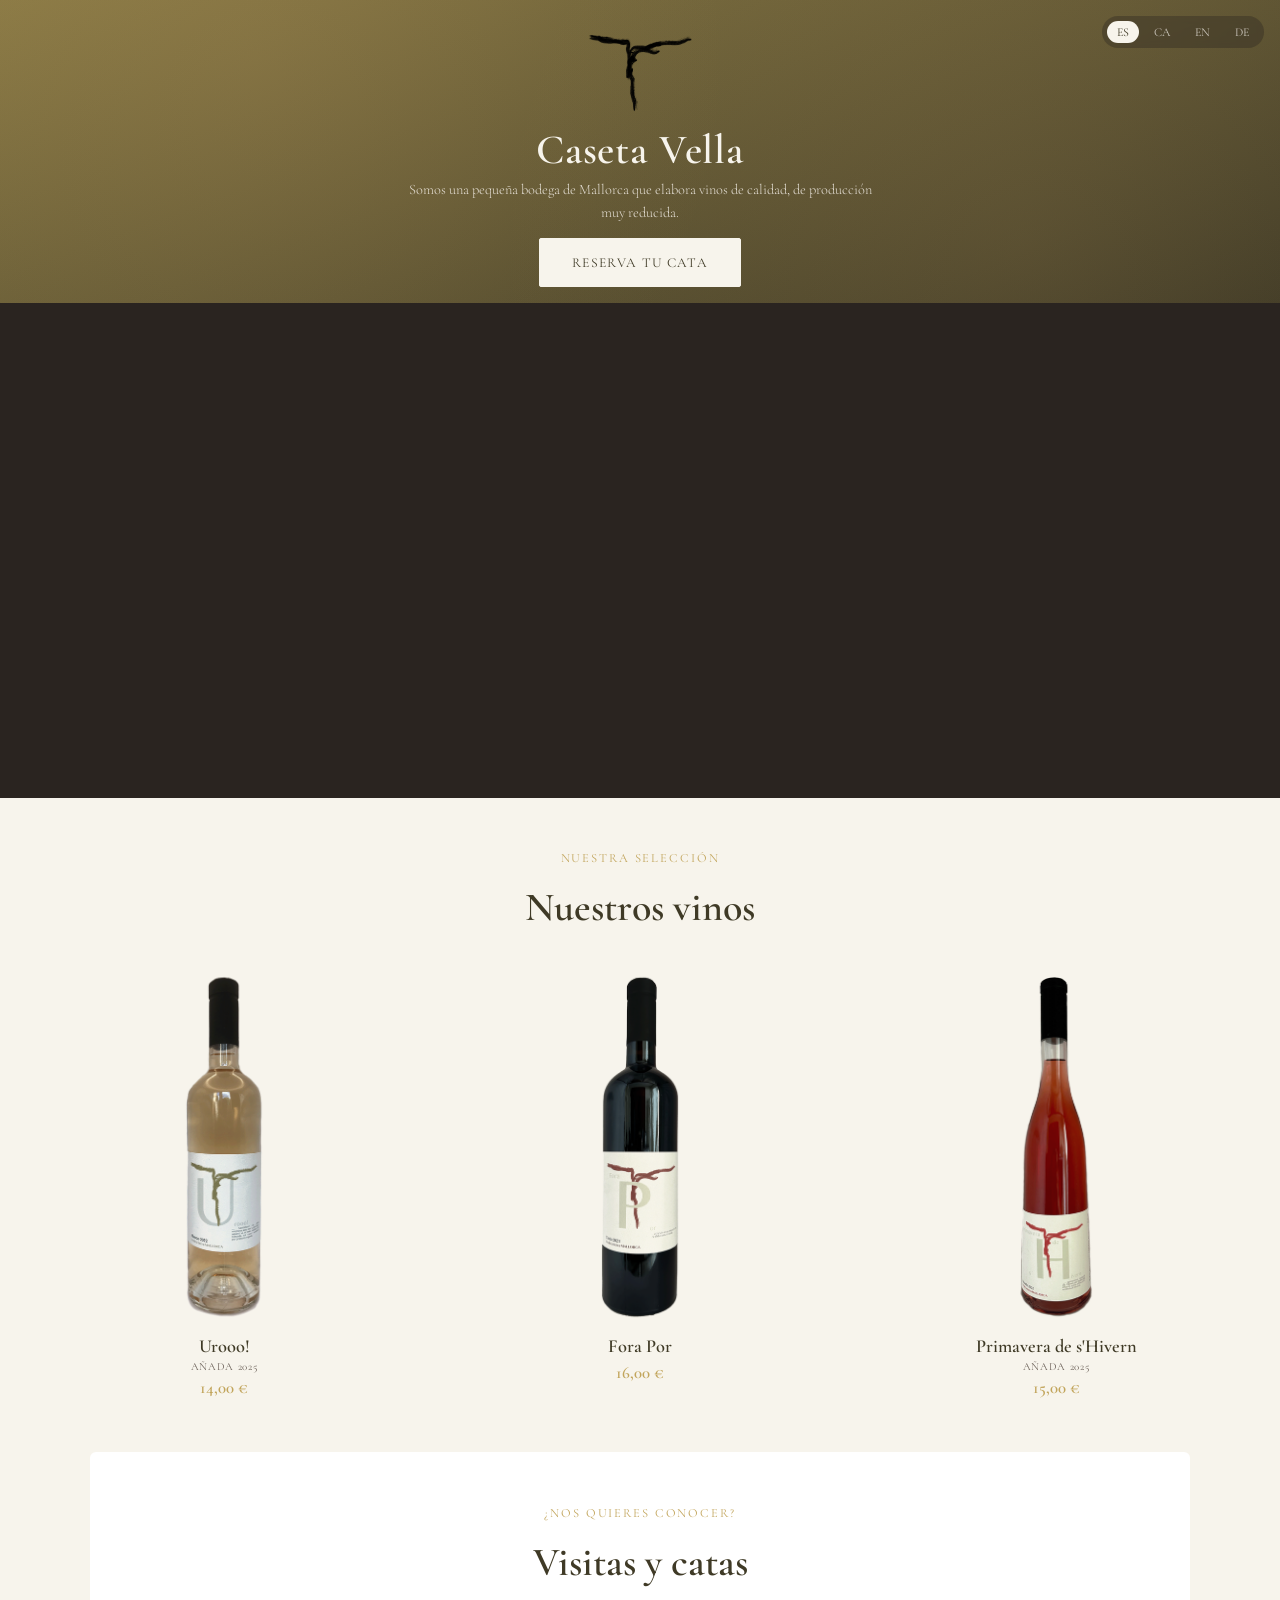
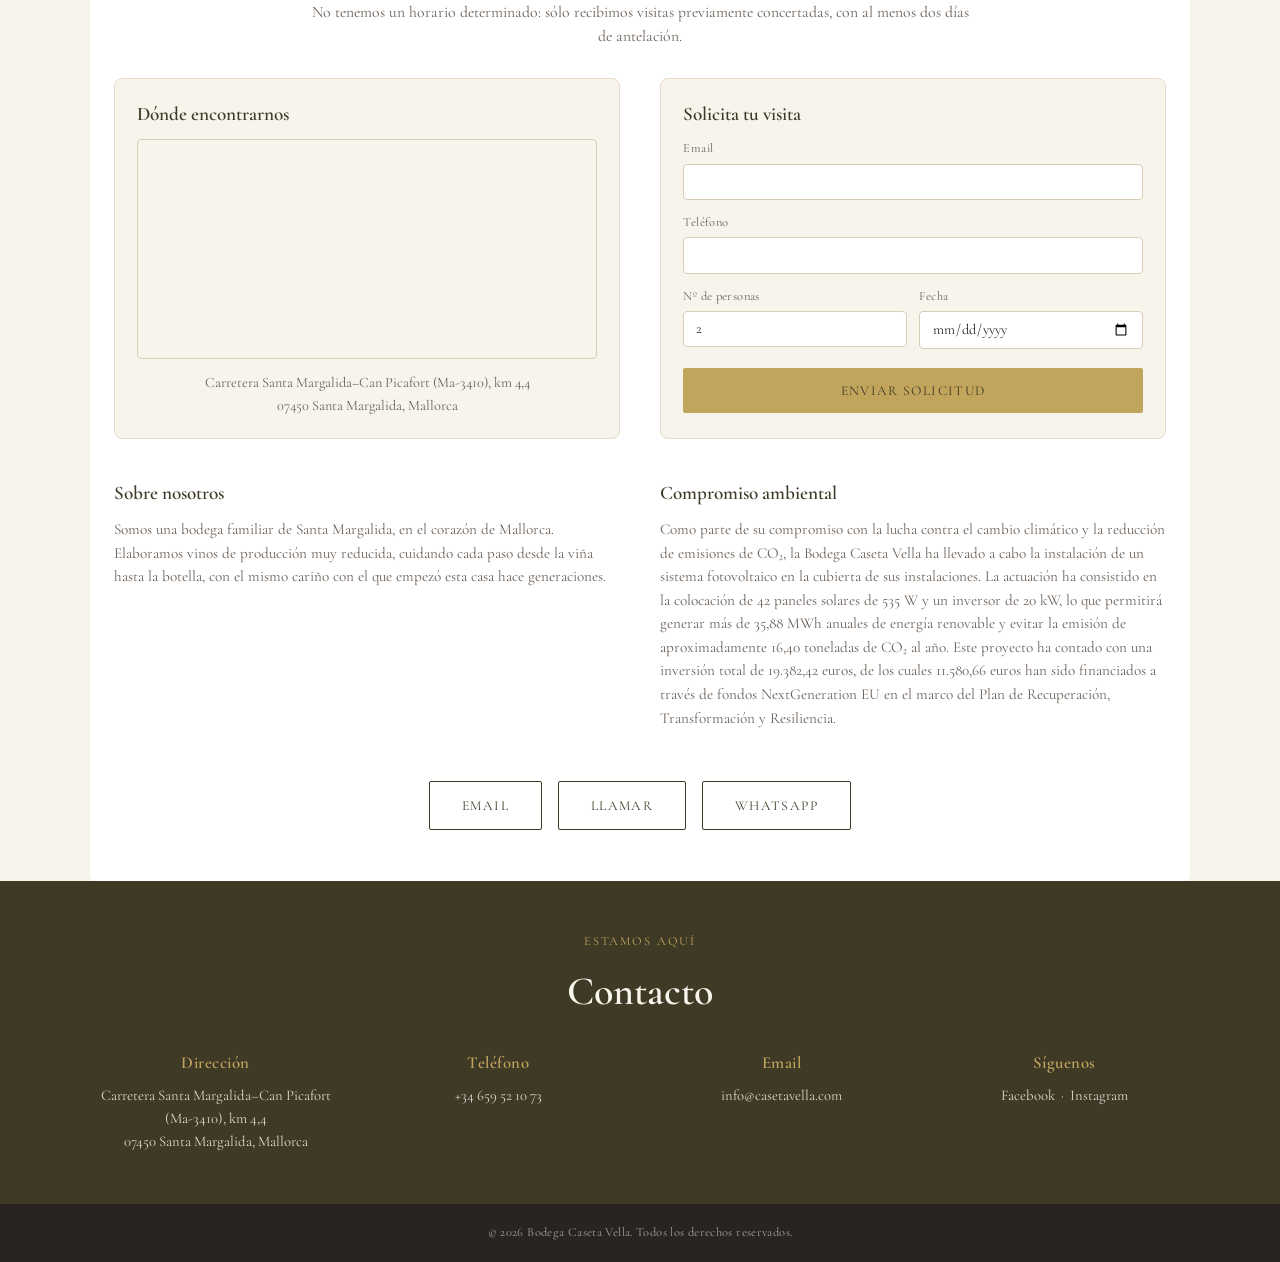
<file: index.html>
<!DOCTYPE html>
<html lang="es">
<head>
<meta charset="UTF-8">
<meta name="viewport" content="width=device-width, initial-scale=1.0">
<title>Bodega Caseta Vella | Mallorca</title>
<meta name="description" content="Bodega familiar en Santa Margalida, Mallorca. Vinos de producción muy reducida. Visitas y catas concertadas.">
<link rel="preconnect" href="https://fonts.googleapis.com">
<link rel="preconnect" href="https://fonts.gstatic.com" crossorigin>
<link href="https://fonts.googleapis.com/css2?family=Cormorant+Garamond:wght@400;500;600;700&display=swap" rel="stylesheet">
<link rel="stylesheet" href="styles.css">
</head>
<body>

<div class="lang-switch" role="group" aria-label="Idioma">
  <button type="button" data-lang="es" class="active">ES</button>
  <button type="button" data-lang="ca">CA</button>
  <button type="button" data-lang="en">EN</button>
  <button type="button" data-lang="de">DE</button>
</div>

<div class="hero-video-wrap">
  <header class="hero">
    <div class="hero-overlay"></div>

    <div class="hero-content">
      <img src="images/logo.png" alt="Logo Bodega Caseta Vella" class="hero-logo" onerror="this.style.display='none'">
      <h1>Caseta Vella</h1>
      <p class="hero-subtitle" data-i18n="hero.subtitle">Somos una pequeña bodega de Mallorca que elabora vinos de calidad, de producción muy reducida.</p>
      <a href="#catas" class="btn-primary" data-i18n="hero.cta">Reserva tu cata</a>
    </div>
  </header>

  <div class="video-strip">
    <video class="hero-video active" src="videos/video-1.mp4" autoplay muted playsinline disablePictureInPicture oncontextmenu="return false;"></video>
    <video class="hero-video" muted playsinline disablePictureInPicture oncontextmenu="return false;"></video>
  </div>
</div>

<section id="vinos" class="section wines">
  <div class="section-header">
    <span class="eyebrow" data-i18n="wines.eyebrow">Nuestra selección</span>
    <h2 data-i18n="wines.title">Nuestros vinos</h2>
  </div>

  <div class="wine-grid">
    <a class="wine-card" href="vinos/urooo.html">
      <div class="wine-photo">
        <img src="images/vino-1.png" alt="Urooo!" onerror="this.parentElement.classList.add('placeholder')">
        <span class="placeholder-label" data-i18n="wine.photoAlt">Foto Urooo!</span>
      </div>
      <h3>Urooo! <span class="wine-year"><span data-i18n="wine.vintage">Añada</span> 2025</span></h3>
      <span class="wine-price">14,00 &euro;</span>
    </a>

    <a class="wine-card" href="vinos/fora-por.html">
      <div class="wine-photo">
        <img src="images/vino-2.png" alt="Fora Por" onerror="this.parentElement.classList.add('placeholder')">
        <span class="placeholder-label" data-i18n="wine.photoAlt2">Foto Fora Por</span>
      </div>
      <h3>Fora Por</h3>
      <span class="wine-price">16,00 &euro;</span>
    </a>

    <a class="wine-card" href="vinos/primavera.html">
      <div class="wine-photo">
        <img src="images/vino-3.png" alt="Primavera de s'Hivern" onerror="this.parentElement.classList.add('placeholder')">
        <span class="placeholder-label" data-i18n="wine.photoAlt3">Foto Primavera de s'Hivern</span>
      </div>
      <h3>Primavera de s'Hivern <span class="wine-year"><span data-i18n="wine.vintage">Añada</span> 2025</span></h3>
      <span class="wine-price">15,00 &euro;</span>
    </a>
  </div>
</section>

<section id="catas" class="section tastings">
  <div class="section-header">
    <span class="eyebrow" data-i18n="catas.eyebrow">¿Nos quieres conocer?</span>
    <h2 data-i18n="catas.title">Visitas y catas</h2>
    <p class="section-intro" data-i18n="catas.intro">No tenemos un horario determinado: sólo recibimos visitas previamente concertadas, con al menos dos días de antelación.</p>
  </div>

  <div class="catas-grid">
    <div class="map-block">
      <h3 data-i18n="map.title">Dónde encontrarnos</h3>
      <div class="map-embed">
        <iframe
          src="https://www.google.com/maps?q=Bodega+Caseta+Vella&output=embed"
          loading="lazy"
          referrerpolicy="no-referrer-when-downgrade"
          title="Mapa Bodega Caseta Vella"></iframe>
      </div>
      <p class="map-address">Carretera Santa Margalida&ndash;Can Picafort (Ma-3410), km 4,4<br>07450 Santa Margalida, Mallorca</p>
    </div>

    <form class="booking-form" id="booking-form">
      <h3 data-i18n="booking.title">Solicita tu visita</h3>
      <div class="form-row">
        <label for="bf-email" data-i18n="form.email">Email</label>
        <input type="email" id="bf-email" name="email" required>
      </div>
      <div class="form-row">
        <label for="bf-phone" data-i18n="form.phone">Teléfono</label>
        <input type="tel" id="bf-phone" name="phone" required>
      </div>
      <div class="form-row form-row-split">
        <div>
          <label for="bf-people" data-i18n="form.people">Nº de personas</label>
          <input type="number" id="bf-people" name="people" min="1" max="20" value="2" required>
        </div>
        <div>
          <label for="bf-date" data-i18n="form.date">Fecha</label>
          <input type="date" id="bf-date" name="date" required>
        </div>
      </div>
      <button type="submit" class="btn-primary btn-block" data-i18n="form.submit">Enviar solicitud</button>
    </form>
  </div>

  <div class="about-grid">
    <div class="about-block">
      <h3 data-i18n="about.title">Sobre nosotros</h3>
      <!-- TODO: sustituir por vuestra historia real -->
      <p data-i18n="about.text">Somos una bodega familiar de Santa Margalida, en el corazón de Mallorca. Elaboramos vinos de producción muy reducida, cuidando cada paso desde la viña hasta la botella, con el mismo cariño con el que empezó esta casa hace generaciones.</p>
    </div>
    <div class="about-block">
      <h3 data-i18n="about.sustainabilityTitle">Compromiso ambiental</h3>
      <p data-i18n="about.sustainability">Como parte de su compromiso con la lucha contra el cambio climático y la reducción de emisiones de CO₂, la Bodega Caseta Vella ha llevado a cabo la instalación de un sistema fotovoltaico en la cubierta de sus instalaciones. La actuación ha consistido en la colocación de 42 paneles solares de 535 W y un inversor de 20 kW, lo que permitirá generar más de 35,88 MWh anuales de energía renovable y evitar la emisión de aproximadamente 16,40 toneladas de CO₂ al año. Este proyecto ha contado con una inversión total de 19.382,42 euros, de los cuales 11.580,66 euros han sido financiados a través de fondos NextGeneration EU en el marco del Plan de Recuperación, Transformación y Resiliencia.</p>
    </div>
  </div>

  <div class="tasting-actions">
    <a href="mailto:info@casetavella.com?subject=Reserva%20de%20cata" class="btn-secondary" data-i18n="actions.email">Email</a>
    <a href="tel:+34659521073" class="btn-secondary" data-i18n="actions.call">Llamar</a>
    <a href="https://wa.me/34659521073" target="_blank" rel="noopener" class="btn-secondary">WhatsApp</a>
  </div>
</section>

<section id="contacto" class="section contact">
  <div class="section-header light">
    <span class="eyebrow" data-i18n="contact.eyebrow">Estamos aquí</span>
    <h2 data-i18n="contact.title">Contacto</h2>
  </div>

  <div class="contact-grid">
    <div class="contact-item">
      <h3 data-i18n="contact.address">Dirección</h3>
      <p>Carretera Santa Margalida&ndash;Can Picafort (Ma-3410), km 4,4<br>07450 Santa Margalida, Mallorca</p>
    </div>
    <div class="contact-item">
      <h3 data-i18n="contact.phone">Teléfono</h3>
      <p><a href="tel:+34659521073">+34 659 52 10 73</a></p>
    </div>
    <div class="contact-item">
      <h3 data-i18n="contact.emailLabel">Email</h3>
      <p><a href="mailto:info@casetavella.com">info@casetavella.com</a></p>
    </div>
    <div class="contact-item">
      <h3 data-i18n="contact.follow">Síguenos</h3>
      <p>
        <a href="https://www.facebook.com/bodegacasetavella" target="_blank" rel="noopener">Facebook</a>
        &nbsp;&middot;&nbsp;
        <a href="https://www.instagram.com/bodegacasetavella" target="_blank" rel="noopener">Instagram</a>
      </p>
    </div>
  </div>
</section>

<footer class="footer">
  <p>&copy; <span id="year"></span> Bodega Caseta Vella. <span data-i18n="footer.rights">Todos los derechos reservados.</span></p>
</footer>

<script src="i18n.js"></script>
<script src="script.js"></script>
</body>
</html>
</file>
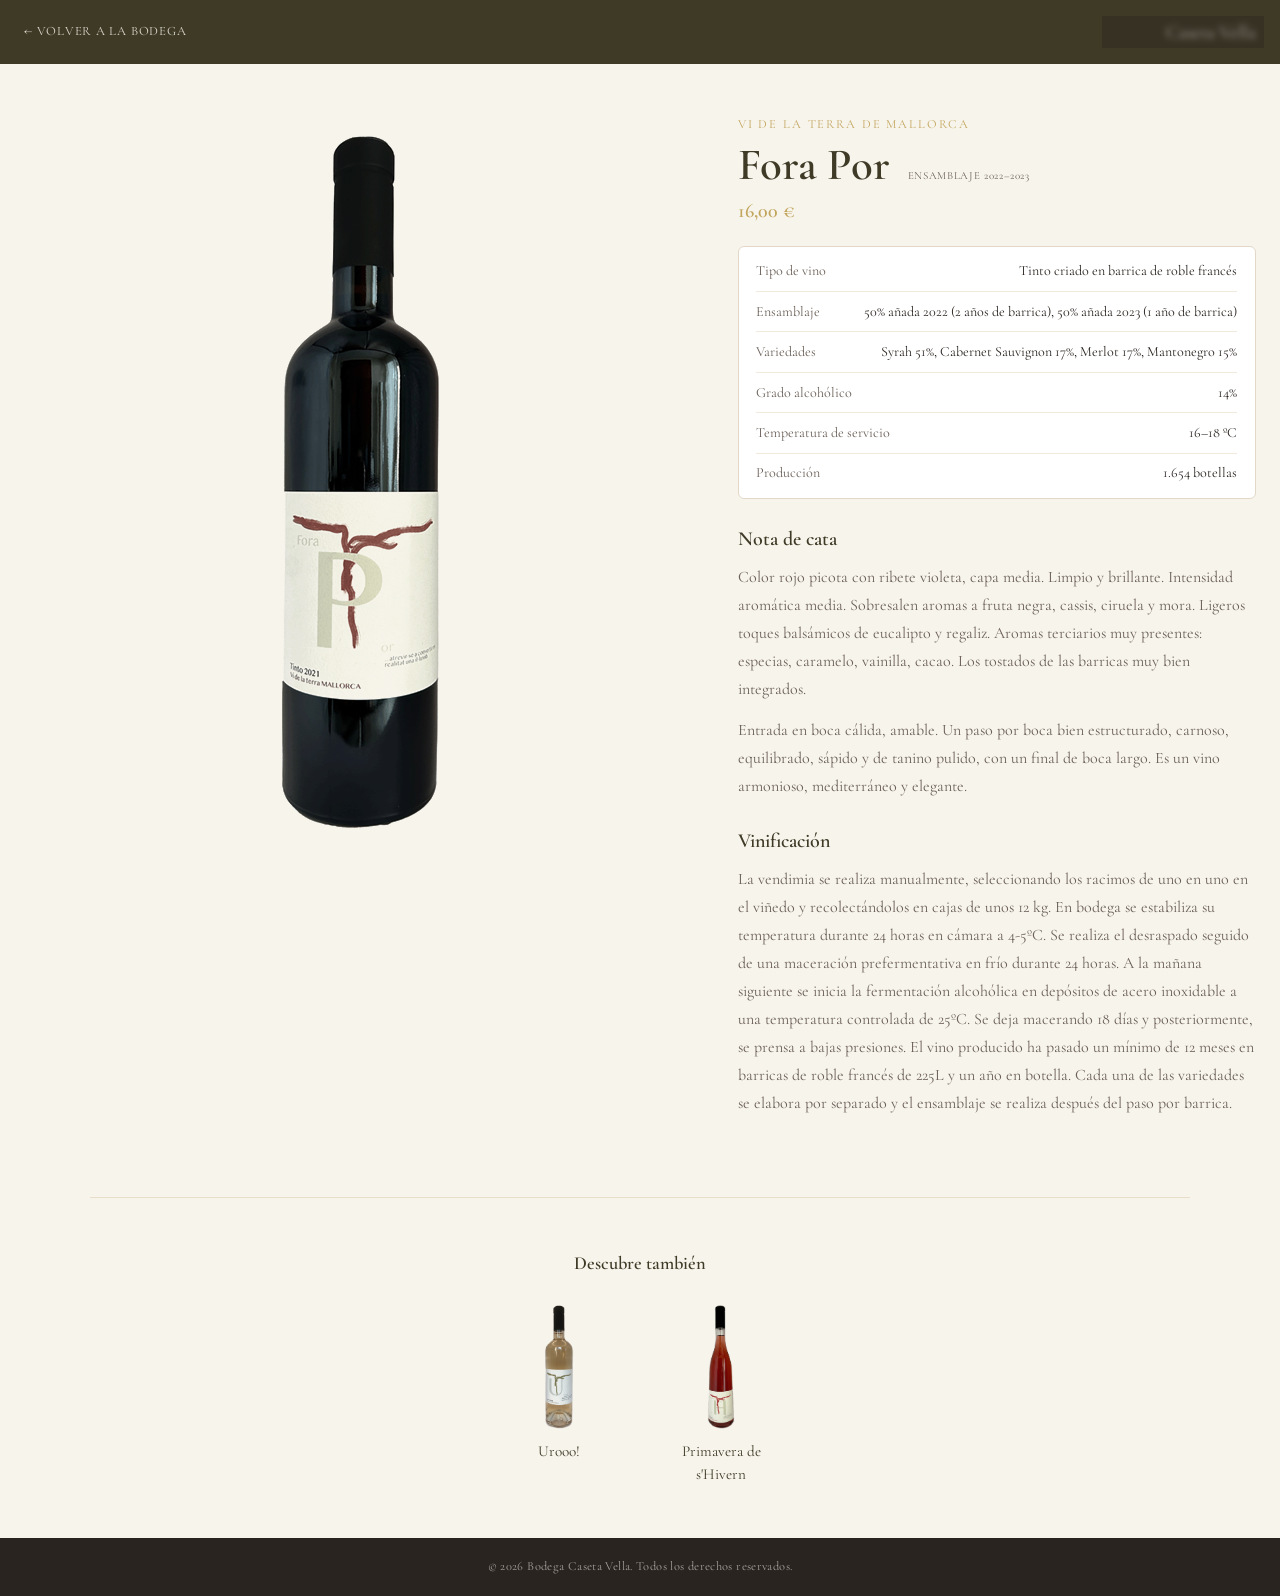
<file: fora-por.html>
<!DOCTYPE html>
<html lang="es">
<head>
<meta charset="UTF-8">
<meta name="viewport" content="width=device-width, initial-scale=1.0">
<title>Fora Por | Bodega Caseta Vella</title>
<meta name="description" content="Fora Por, vino tinto de Bodega Caseta Vella criado en barrica de roble francés. Syrah, Cabernet Sauvignon, Merlot y Mantonegro de Mallorca.">
<link rel="preconnect" href="https://fonts.googleapis.com">
<link rel="preconnect" href="https://fonts.gstatic.com" crossorigin>
<link href="https://fonts.googleapis.com/css2?family=Cormorant+Garamond:wght@400;500;600;700&display=swap" rel="stylesheet">
<link rel="stylesheet" href="../styles.css">
</head>
<body>

<div class="lang-switch" role="group" aria-label="Idioma">
  <button type="button" data-lang="es" class="active">ES</button>
  <button type="button" data-lang="ca">CA</button>
  <button type="button" data-lang="en">EN</button>
  <button type="button" data-lang="de">DE</button>
</div>

<div class="detail-topbar">
  <a href="../index.html#vinos" class="back-link" data-i18n="detail.back">&larr; Volver a la bodega</a>
  <span class="brand">Caseta Vella</span>
</div>

<section class="section wine-detail">
  <div class="wine-detail-grid">
    <div class="wine-detail-photo">
      <img src="../images/vino-2.png" alt="Fora Por">
    </div>

    <div class="wine-detail-info">
      <span class="eyebrow">Vi de la Terra de Mallorca</span>
      <h1>Fora Por <span class="wine-year" data-i18n="forapor.blendLabel">Ensamblaje 2022&ndash;2023</span></h1>
      <span class="wine-price">16,00 &euro;</span>

      <div class="wine-specs">
        <div class="spec-row"><span class="spec-label" data-i18n="specs.type">Tipo de vino</span><span class="spec-value" data-i18n="forapor.type">Tinto criado en barrica de roble francés</span></div>
        <div class="spec-row"><span class="spec-label" data-i18n="specs.blend">Ensamblaje</span><span class="spec-value" data-i18n="forapor.blendRow">50% añada 2022 (2 años de barrica), 50% añada 2023 (1 año de barrica)</span></div>
        <div class="spec-row"><span class="spec-label" data-i18n="specs.varieties">Variedades</span><span class="spec-value">Syrah 51%, Cabernet Sauvignon 17%, Merlot 17%, Mantonegro 15%</span></div>
        <div class="spec-row"><span class="spec-label" data-i18n="specs.abv">Grado alcohólico</span><span class="spec-value" data-i18n="forapor.abv">14%</span></div>
        <div class="spec-row"><span class="spec-label" data-i18n="specs.servingTemp">Temperatura de servicio</span><span class="spec-value">16&ndash;18&nbsp;&ordm;C</span></div>
        <div class="spec-row"><span class="spec-label" data-i18n="specs.production">Producción</span><span class="spec-value" data-i18n="forapor.production">1.654 botellas</span></div>
      </div>

      <h2 class="wine-note-title" data-i18n="wine.noteTitle">Nota de cata</h2>
      <div class="wine-note">
        <p data-i18n="forapor.note1">Color rojo picota con ribete violeta, capa media. Limpio y brillante. Intensidad aromática media. Sobresalen aromas a fruta negra, cassis, ciruela y mora. Ligeros toques balsámicos de eucalipto y regaliz. Aromas terciarios muy presentes: especias, caramelo, vainilla, cacao. Los tostados de las barricas muy bien integrados.</p>
        <p data-i18n="forapor.note2">Entrada en boca cálida, amable. Un paso por boca bien estructurado, carnoso, equilibrado, sápido y de tanino pulido, con un final de boca largo. Es un vino armonioso, mediterráneo y elegante.</p>
      </div>

      <h2 class="wine-note-title" data-i18n="wine.vinificationTitle">Vinificación</h2>
      <div class="wine-note">
        <p data-i18n="forapor.vinification">La vendimia se realiza manualmente, seleccionando los racimos de uno en uno en el viñedo y recolectándolos en cajas de unos 12 kg. En bodega se estabiliza su temperatura durante 24 horas en cámara a 4-5ºC. Se realiza el desraspado seguido de una maceración prefermentativa en frío durante 24 horas. A la mañana siguiente se inicia la fermentación alcohólica en depósitos de acero inoxidable a una temperatura controlada de 25ºC. Se deja macerando 18 días y posteriormente, se prensa a bajas presiones. El vino producido ha pasado un mínimo de 12 meses en barricas de roble francés de 225L y un año en botella. Cada una de las variedades se elabora por separado y el ensamblaje se realiza después del paso por barrica.</p>
      </div>
    </div>
  </div>
</section>

<section class="section other-wines">
  <h3 data-i18n="wine.discover">Descubre también</h3>
  <div class="other-wines-grid">
    <a class="other-wine-card" href="urooo.html">
      <div class="wine-photo">
        <img src="../images/vino-1.png" alt="Urooo!">
      </div>
      <span>Urooo!</span>
    </a>
    <a class="other-wine-card" href="primavera.html">
      <div class="wine-photo">
        <img src="../images/vino-3.png" alt="Primavera de s'Hivern">
      </div>
      <span>Primavera de s'Hivern</span>
    </a>
  </div>
</section>

<footer class="footer">
  <p>&copy; <span id="year"></span> Bodega Caseta Vella. <span data-i18n="footer.rights">Todos los derechos reservados.</span></p>
</footer>

<script src="../i18n.js"></script>
<script src="../script.js"></script>
</body>
</html>
</file>
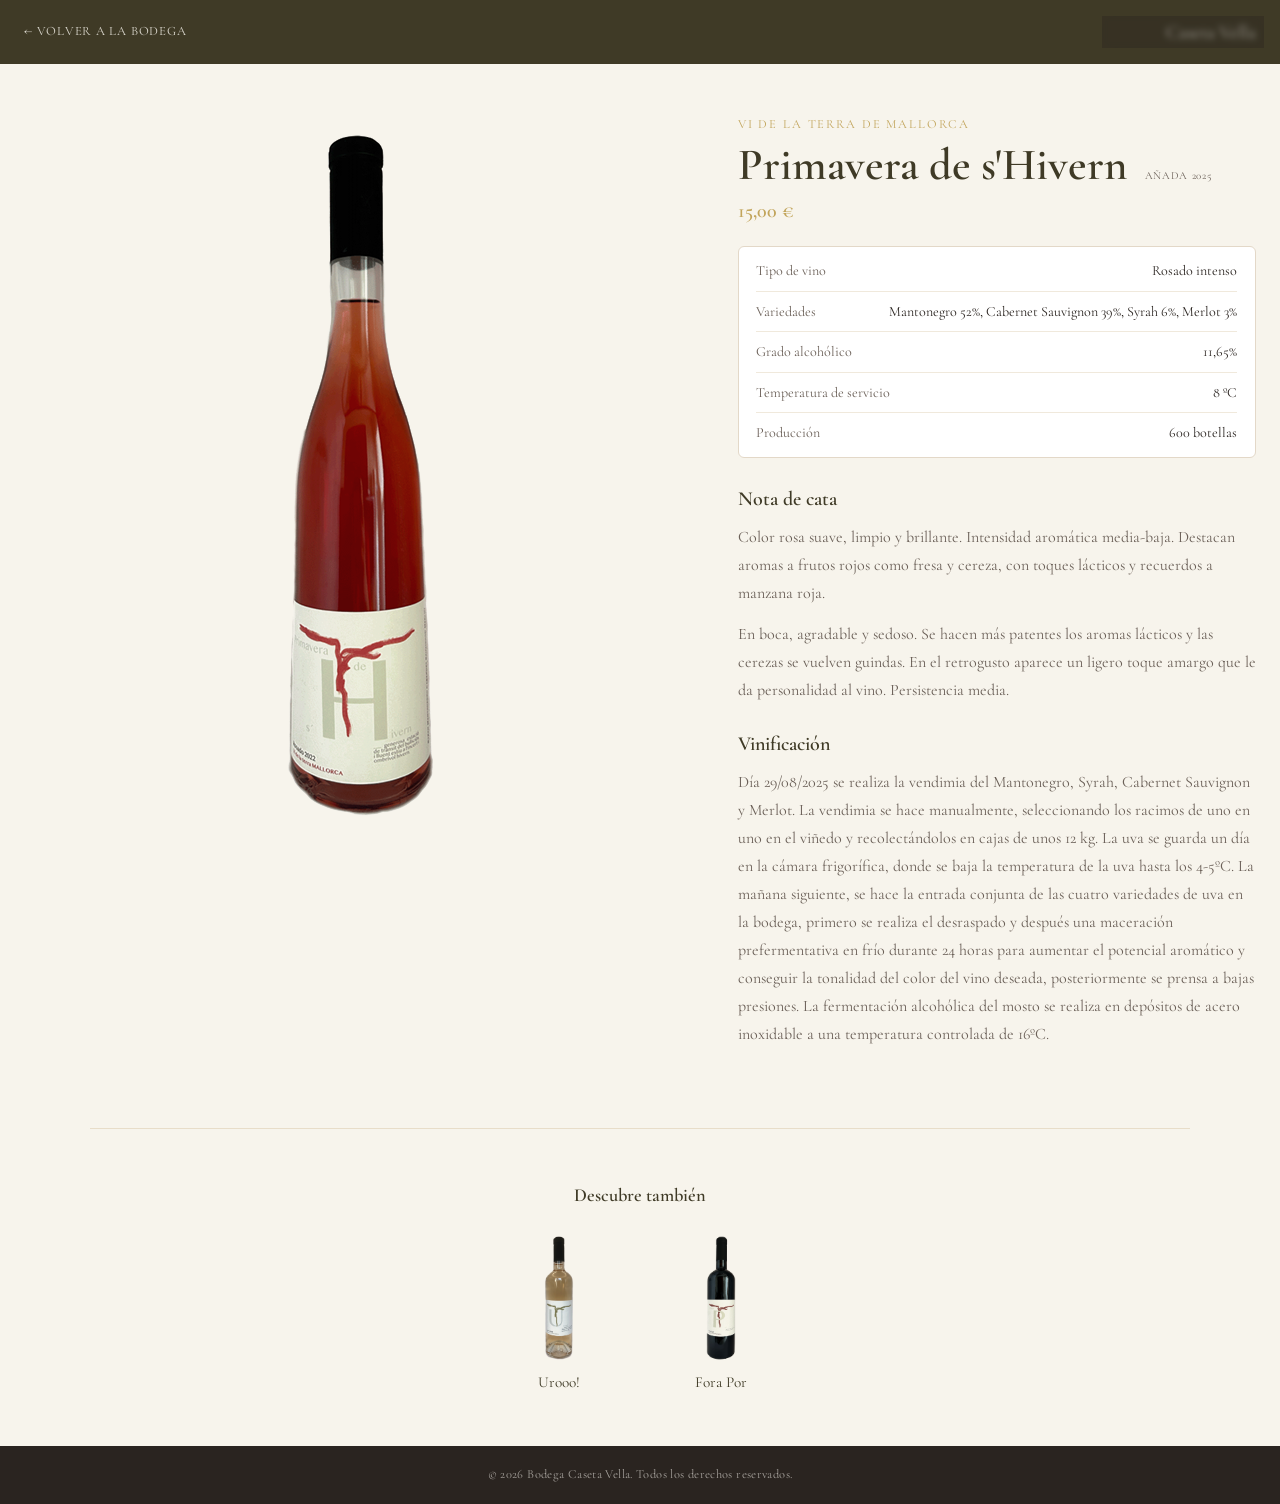
<file: primavera.html>
<!DOCTYPE html>
<html lang="es">
<head>
<meta charset="UTF-8">
<meta name="viewport" content="width=device-width, initial-scale=1.0">
<title>Primavera de s'Hivern 2025 | Bodega Caseta Vella</title>
<meta name="description" content="Primavera de s'Hivern 2025, vino rosado intenso de Bodega Caseta Vella. Mantonegro, Syrah, Merlot y Cabernet Sauvignon de Mallorca.">
<link rel="preconnect" href="https://fonts.googleapis.com">
<link rel="preconnect" href="https://fonts.gstatic.com" crossorigin>
<link href="https://fonts.googleapis.com/css2?family=Cormorant+Garamond:wght@400;500;600;700&display=swap" rel="stylesheet">
<link rel="stylesheet" href="../styles.css">
</head>
<body>

<div class="lang-switch" role="group" aria-label="Idioma">
  <button type="button" data-lang="es" class="active">ES</button>
  <button type="button" data-lang="ca">CA</button>
  <button type="button" data-lang="en">EN</button>
  <button type="button" data-lang="de">DE</button>
</div>

<div class="detail-topbar">
  <a href="../index.html#vinos" class="back-link" data-i18n="detail.back">&larr; Volver a la bodega</a>
  <span class="brand">Caseta Vella</span>
</div>

<section class="section wine-detail">
  <div class="wine-detail-grid">
    <div class="wine-detail-photo">
      <img src="../images/vino-3.png" alt="Primavera de s'Hivern 2025">
    </div>

    <div class="wine-detail-info">
      <span class="eyebrow">Vi de la Terra de Mallorca</span>
      <h1>Primavera de s'Hivern <span class="wine-year"><span data-i18n="wine.vintage">Añada</span> 2025</span></h1>
      <span class="wine-price">15,00 &euro;</span>

      <div class="wine-specs">
        <div class="spec-row"><span class="spec-label" data-i18n="specs.type">Tipo de vino</span><span class="spec-value" data-i18n="primavera.type">Rosado intenso</span></div>
        <div class="spec-row"><span class="spec-label" data-i18n="specs.varieties">Variedades</span><span class="spec-value">Mantonegro 52%, Cabernet Sauvignon 39%, Syrah 6%, Merlot 3%</span></div>
        <div class="spec-row"><span class="spec-label" data-i18n="specs.abv">Grado alcohólico</span><span class="spec-value" data-i18n="primavera.abv">11,65%</span></div>
        <div class="spec-row"><span class="spec-label" data-i18n="specs.servingTemp">Temperatura de servicio</span><span class="spec-value">8&nbsp;&ordm;C</span></div>
        <div class="spec-row"><span class="spec-label" data-i18n="specs.production">Producción</span><span class="spec-value" data-i18n="primavera.production">600 botellas</span></div>
      </div>

      <h2 class="wine-note-title" data-i18n="wine.noteTitle">Nota de cata</h2>
      <div class="wine-note">
        <p data-i18n="primavera.note1">Color rosa suave, limpio y brillante. Intensidad aromática media-baja. Destacan aromas a frutos rojos como fresa y cereza, con toques lácticos y recuerdos a manzana roja.</p>
        <p data-i18n="primavera.note2">En boca, agradable y sedoso. Se hacen más patentes los aromas lácticos y las cerezas se vuelven guindas. En el retrogusto aparece un ligero toque amargo que le da personalidad al vino. Persistencia media.</p>
      </div>

      <h2 class="wine-note-title" data-i18n="wine.vinificationTitle">Vinificación</h2>
      <div class="wine-note">
        <p data-i18n="primavera.vinification">Día 29/08/2025 se realiza la vendimia del Mantonegro, Syrah, Cabernet Sauvignon y Merlot. La vendimia se hace manualmente, seleccionando los racimos de uno en uno en el viñedo y recolectándolos en cajas de unos 12 kg. La uva se guarda un día en la cámara frigorífica, donde se baja la temperatura de la uva hasta los 4-5ºC. La mañana siguiente, se hace la entrada conjunta de las cuatro variedades de uva en la bodega, primero se realiza el desraspado y después una maceración prefermentativa en frío durante 24 horas para aumentar el potencial aromático y conseguir la tonalidad del color del vino deseada, posteriormente se prensa a bajas presiones. La fermentación alcohólica del mosto se realiza en depósitos de acero inoxidable a una temperatura controlada de 16ºC.</p>
      </div>
    </div>
  </div>
</section>

<section class="section other-wines">
  <h3 data-i18n="wine.discover">Descubre también</h3>
  <div class="other-wines-grid">
    <a class="other-wine-card" href="urooo.html">
      <div class="wine-photo">
        <img src="../images/vino-1.png" alt="Urooo!">
      </div>
      <span>Urooo!</span>
    </a>
    <a class="other-wine-card" href="fora-por.html">
      <div class="wine-photo">
        <img src="../images/vino-2.png" alt="Fora Por">
      </div>
      <span>Fora Por</span>
    </a>
  </div>
</section>

<footer class="footer">
  <p>&copy; <span id="year"></span> Bodega Caseta Vella. <span data-i18n="footer.rights">Todos los derechos reservados.</span></p>
</footer>

<script src="../i18n.js"></script>
<script src="../script.js"></script>
</body>
</html>
</file>
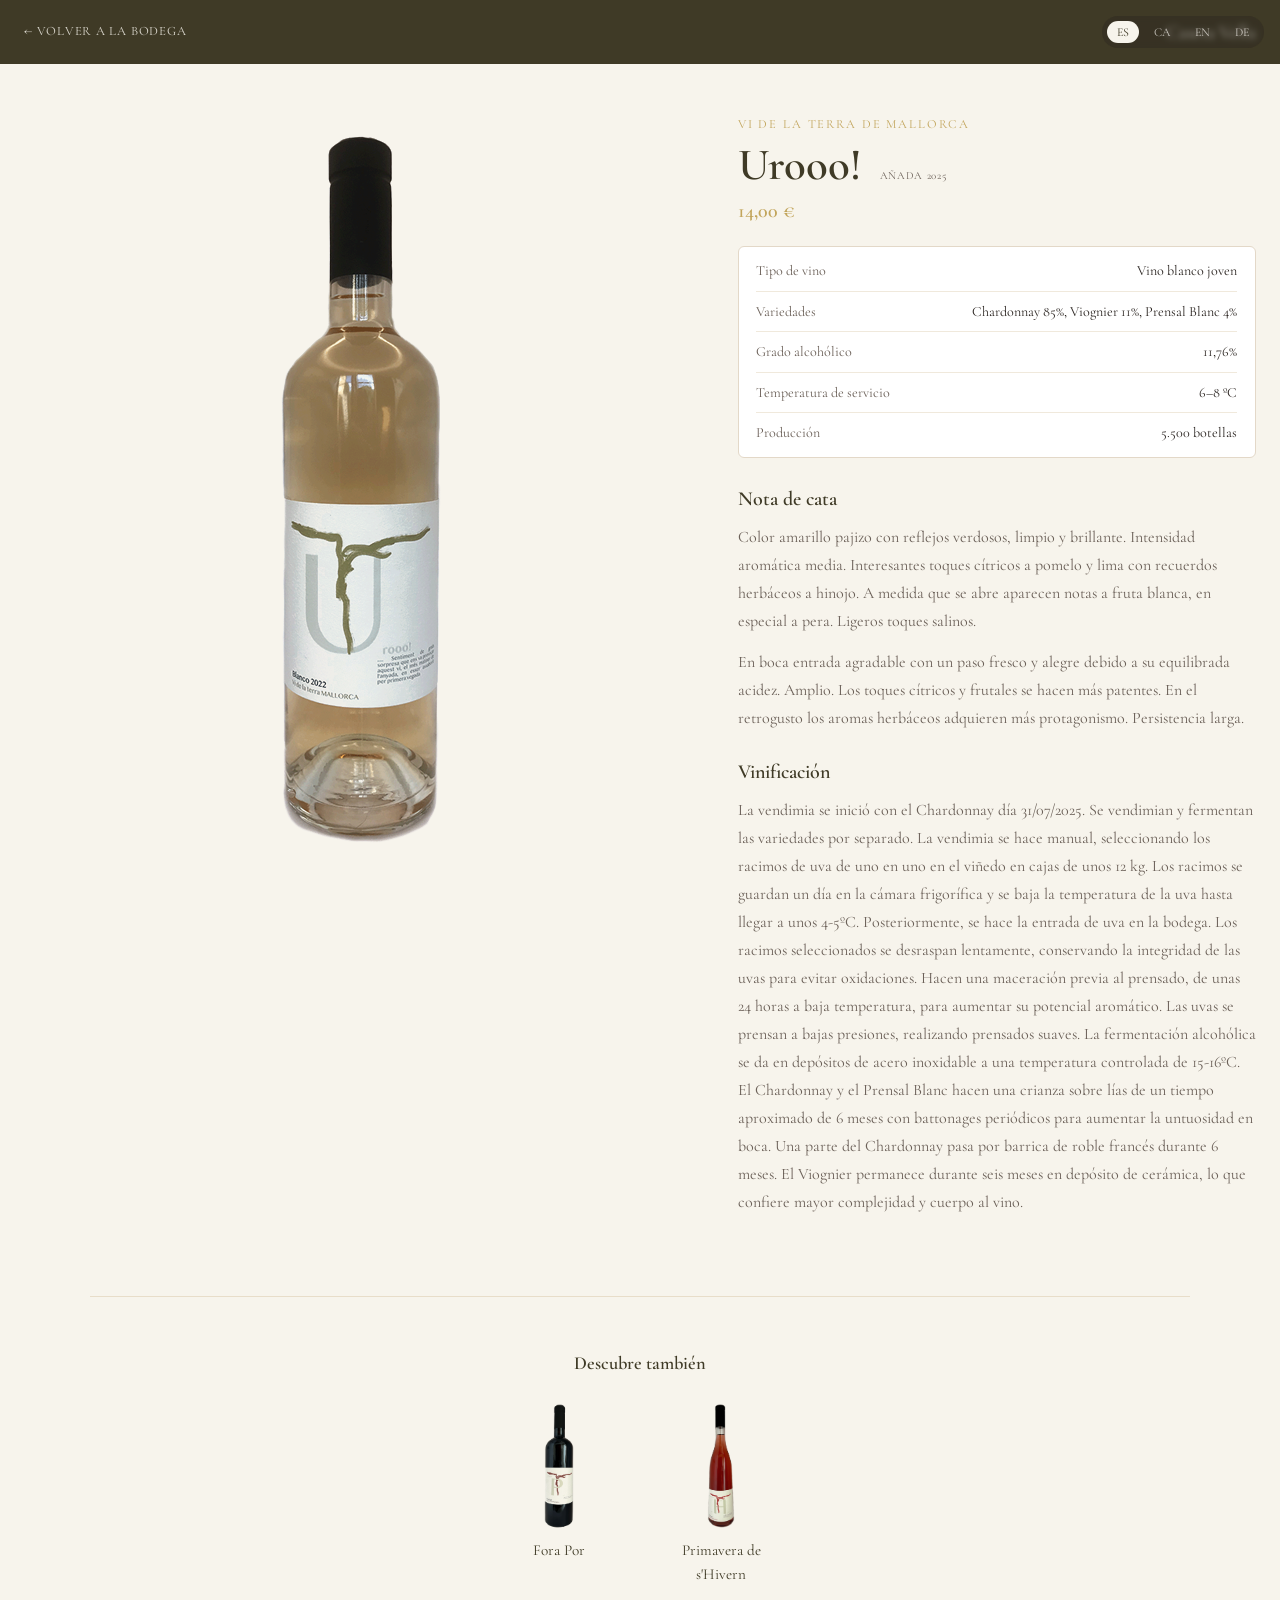
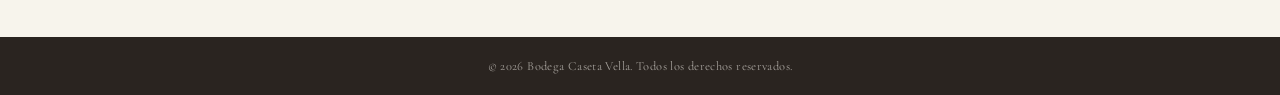
<file: urooo.html>
<!DOCTYPE html>
<html lang="es">
<head>
<meta charset="UTF-8">
<meta name="viewport" content="width=device-width, initial-scale=1.0">
<title>Urooo! 2025 | Bodega Caseta Vella</title>
<meta name="description" content="Urooo! 2025, vino blanco joven de Bodega Caseta Vella. Chardonnay, Viognier y Prensal Blanc de Mallorca.">
<link rel="preconnect" href="https://fonts.googleapis.com">
<link rel="preconnect" href="https://fonts.gstatic.com" crossorigin>
<link href="https://fonts.googleapis.com/css2?family=Cormorant+Garamond:wght@400;500;600;700&display=swap" rel="stylesheet">
<link rel="stylesheet" href="../styles.css">
</head>
<body>

<div class="lang-switch" role="group" aria-label="Idioma">
  <button type="button" data-lang="es" class="active">ES</button>
  <button type="button" data-lang="ca">CA</button>
  <button type="button" data-lang="en">EN</button>
  <button type="button" data-lang="de">DE</button>
</div>

<div class="detail-topbar">
  <a href="../index.html#vinos" class="back-link" data-i18n="detail.back">&larr; Volver a la bodega</a>
  <span class="brand">Caseta Vella</span>
</div>

<section class="section wine-detail">
  <div class="wine-detail-grid">
    <div class="wine-detail-photo">
      <img src="../images/vino-1.png" alt="Urooo! 2025">
    </div>

    <div class="wine-detail-info">
      <span class="eyebrow">Vi de la Terra de Mallorca</span>
      <h1>Urooo! <span class="wine-year"><span data-i18n="wine.vintage">Añada</span> 2025</span></h1>
      <span class="wine-price">14,00 &euro;</span>

      <div class="wine-specs">
        <div class="spec-row"><span class="spec-label" data-i18n="specs.type">Tipo de vino</span><span class="spec-value" data-i18n="urooo.type">Vino blanco joven</span></div>
        <div class="spec-row"><span class="spec-label" data-i18n="specs.varieties">Variedades</span><span class="spec-value">Chardonnay 85%, Viognier 11%, Prensal Blanc 4%</span></div>
        <div class="spec-row"><span class="spec-label" data-i18n="specs.abv">Grado alcohólico</span><span class="spec-value" data-i18n="urooo.abv">11,76%</span></div>
        <div class="spec-row"><span class="spec-label" data-i18n="specs.servingTemp">Temperatura de servicio</span><span class="spec-value">6&ndash;8&nbsp;&ordm;C</span></div>
        <div class="spec-row"><span class="spec-label" data-i18n="specs.production">Producción</span><span class="spec-value" data-i18n="urooo.production">5.500 botellas</span></div>
      </div>

      <h2 class="wine-note-title" data-i18n="wine.noteTitle">Nota de cata</h2>
      <div class="wine-note">
        <p data-i18n="urooo.note1">Color amarillo pajizo con reflejos verdosos, limpio y brillante. Intensidad aromática media. Interesantes toques cítricos a pomelo y lima con recuerdos herbáceos a hinojo. A medida que se abre aparecen notas a fruta blanca, en especial a pera. Ligeros toques salinos.</p>
        <p data-i18n="urooo.note2">En boca entrada agradable con un paso fresco y alegre debido a su equilibrada acidez. Amplio. Los toques cítricos y frutales se hacen más patentes. En el retrogusto los aromas herbáceos adquieren más protagonismo. Persistencia larga.</p>
      </div>

      <h2 class="wine-note-title" data-i18n="wine.vinificationTitle">Vinificación</h2>
      <div class="wine-note">
        <p data-i18n="urooo.vinification">La vendimia se inició con el Chardonnay día 31/07/2025. Se vendimian y fermentan las variedades por separado. La vendimia se hace manual, seleccionando los racimos de uva de uno en uno en el viñedo en cajas de unos 12 kg. Los racimos se guardan un día en la cámara frigorífica y se baja la temperatura de la uva hasta llegar a unos 4-5ºC. Posteriormente, se hace la entrada de uva en la bodega. Los racimos seleccionados se desraspan lentamente, conservando la integridad de las uvas para evitar oxidaciones. Hacen una maceración previa al prensado, de unas 24 horas a baja temperatura, para aumentar su potencial aromático. Las uvas se prensan a bajas presiones, realizando prensados suaves. La fermentación alcohólica se da en depósitos de acero inoxidable a una temperatura controlada de 15-16ºC. El Chardonnay y el Prensal Blanc hacen una crianza sobre lías de un tiempo aproximado de 6 meses con battonages periódicos para aumentar la untuosidad en boca. Una parte del Chardonnay pasa por barrica de roble francés durante 6 meses. El Viognier permanece durante seis meses en depósito de cerámica, lo que confiere mayor complejidad y cuerpo al vino.</p>
      </div>
    </div>
  </div>
</section>

<section class="section other-wines">
  <h3 data-i18n="wine.discover">Descubre también</h3>
  <div class="other-wines-grid">
    <a class="other-wine-card" href="fora-por.html">
      <div class="wine-photo">
        <img src="../images/vino-2.png" alt="Fora Por">
      </div>
      <span>Fora Por</span>
    </a>
    <a class="other-wine-card" href="primavera.html">
      <div class="wine-photo">
        <img src="../images/vino-3.png" alt="Primavera de s'Hivern">
      </div>
      <span>Primavera de s'Hivern</span>
    </a>
  </div>
</section>

<footer class="footer">
  <p>&copy; <span id="year"></span> Bodega Caseta Vella. <span data-i18n="footer.rights">Todos los derechos reservados.</span></p>
</footer>

<script src="../i18n.js"></script>
<script src="../script.js"></script>
</body>
</html>
</file>
<file: styles.css>
:root {
  --brown: #8a7a45;
  --brown-dark: #3f3a26;
  --gold: #c2a55c;
  --cream: #f7f4ec;
  --charcoal: #2a2420;
  --text-muted: #6b6058;
  --serif: 'Cormorant Garamond', Georgia, serif;
  --sans: 'Cormorant Garamond', Georgia, serif;
}

* { margin: 0; padding: 0; box-sizing: border-box; }

html { scroll-behavior: smooth; }

body {
  font-family: var(--sans);
  color: var(--charcoal);
  background: var(--cream);
  line-height: 1.55;
}

img { max-width: 100%; display: block; }

a { color: inherit; text-decoration: none; }

h1, h2, h3 { font-family: var(--serif); font-weight: 600; }

/* ---------- Language switch ---------- */

.lang-switch {
  position: fixed;
  top: 1rem;
  right: 1rem;
  z-index: 100;
  display: flex;
  gap: 0.3rem;
  background: rgba(42,36,32,0.35);
  backdrop-filter: blur(3px);
  border-radius: 20px;
  padding: 0.3rem;
}

.lang-switch button {
  border: none;
  background: transparent;
  color: rgba(250,246,240,0.75);
  font-family: var(--sans);
  font-size: 0.75rem;
  letter-spacing: 0.04em;
  padding: 0.25rem 0.6rem;
  border-radius: 14px;
  cursor: pointer;
  transition: all 0.2s ease;
}

.lang-switch button:hover { color: var(--cream); }

.lang-switch button.active {
  background: var(--cream);
  color: var(--brown-dark);
}

/* ---------- Hero ---------- */

.hero-video-wrap {
  position: relative;
}

.hero {
  position: sticky;
  top: 0;
  z-index: 2;
  min-height: 13vh;
  display: flex;
  flex-direction: column;
  justify-content: center;
  align-items: center;
  text-align: center;
  background: linear-gradient(160deg, var(--brown) 0%, var(--brown-dark) 100%);
  color: var(--cream);
  overflow: hidden;
  padding: 1rem 1.5rem;
}

.hero-overlay {
  position: absolute;
  inset: 0;
  background:
    radial-gradient(circle at 20% 20%, rgba(184,146,90,0.15), transparent 45%),
    radial-gradient(circle at 80% 80%, rgba(184,146,90,0.12), transparent 50%);
  pointer-events: none;
}

.hero-content {
  position: relative;
  z-index: 2;
  display: flex;
  flex-direction: column;
  align-items: center;
  gap: 0.5rem;
}

.hero-logo {
  max-width: 104px;
  max-height: 104px;
  margin-bottom: 0.1rem;
}

.hero-content h1 {
  font-size: clamp(1.8rem, 4.5vw, 2.6rem);
  letter-spacing: 0.02em;
  line-height: 1;
}

.hero-subtitle {
  font-size: 0.9rem;
  max-width: 30rem;
  color: rgba(250,246,240,0.85);
  font-weight: 300;
}

.btn-primary, .btn-secondary {
  display: inline-block;
  padding: 0.8rem 2rem;
  border-radius: 2px;
  font-size: 0.85rem;
  letter-spacing: 0.1em;
  text-transform: uppercase;
  transition: all 0.25s ease;
  margin-top: 0.4rem;
  cursor: pointer;
  border: 1px solid transparent;
  font-family: var(--sans);
}

.btn-primary {
  background: var(--gold);
  color: var(--brown-dark);
  border: 1px solid var(--gold);
}

.btn-primary:hover {
  background: transparent;
  color: var(--gold);
  border-color: var(--gold);
}

.hero .btn-primary {
  background: var(--cream);
  color: var(--brown-dark);
  border-color: var(--cream);
}

.hero .btn-primary:hover {
  background: transparent;
  color: var(--cream);
  border-color: var(--cream);
}

.btn-block { width: 100%; text-align: center; }

.btn-secondary {
  background: transparent;
  color: var(--brown-dark);
  border: 1px solid var(--brown-dark);
}

.btn-secondary:hover {
  background: var(--brown-dark);
  color: var(--cream);
}

/* ---------- Video strip ---------- */

.video-strip {
  position: relative;
  z-index: 1;
  width: 100%;
  height: 65vh;
  overflow: hidden;
  background: var(--charcoal);
  margin-top: -10vh;
}

.video-strip video {
  position: absolute;
  inset: 0;
  width: 100%;
  height: 100%;
  object-fit: cover;
  display: block;
  opacity: 0;
  transition: opacity 1.2s ease;
}

.video-strip video.active {
  opacity: 1;
}

/* ---------- Sections ---------- */

.section {
  padding: 3.2rem 1.5rem;
  max-width: 1100px;
  margin: 0 auto;
}

.section-header {
  text-align: center;
  max-width: 42rem;
  margin: 0 auto 1.8rem;
}

.eyebrow {
  display: block;
  font-size: 0.78rem;
  letter-spacing: 0.15em;
  text-transform: uppercase;
  color: var(--gold);
  margin-bottom: 0.5rem;
}

.section-header h2 {
  font-size: clamp(1.9rem, 3.4vw, 2.5rem);
  color: var(--brown-dark);
  margin-bottom: 0.5rem;
}

.section-intro {
  color: var(--text-muted);
  font-size: 0.98rem;
}

/* ---------- Wines ---------- */

.wines {
  max-width: 1300px;
}

.wine-grid {
  display: flex;
  justify-content: center;
  gap: 3.5rem;
  flex-wrap: wrap;
}

.wine-card {
  text-align: center;
  width: 360px;
  display: block;
  transition: opacity 0.2s ease;
}

.wine-card:hover {
  opacity: 0.85;
}

.wine-card:hover .wine-photo img {
  transform: scale(1.03);
}

.wine-photo img {
  transition: transform 0.3s ease;
}

.wine-photo {
  aspect-ratio: 1 / 1;
  margin-bottom: 0.5rem;
  position: relative;
}

.wine-photo img {
  width: 100%;
  height: 100%;
  object-fit: contain;
}

.wine-photo .placeholder-label {
  display: none;
  position: absolute;
  inset: 0;
  align-items: center;
  justify-content: center;
  font-size: 0.75rem;
  color: var(--text-muted);
  letter-spacing: 0.03em;
  text-align: center;
  padding: 0.8rem;
}

.wine-photo.placeholder { background: #ece4d8; border: 1px solid #e3d8c8; border-radius: 4px; }
.wine-photo.placeholder img { display: none; }
.wine-photo.placeholder .placeholder-label { display: flex; }

.wine-card h3 {
  font-size: 1.15rem;
  color: var(--brown-dark);
  margin-bottom: 0.15rem;
  line-height: 1.2;
}

.wine-year {
  display: block;
  font-family: var(--sans);
  font-size: 0.68rem;
  letter-spacing: 0.06em;
  text-transform: uppercase;
  color: var(--text-muted);
  font-weight: 400;
  margin-top: 0.15rem;
}

.wine-price {
  display: inline-block;
  font-family: var(--serif);
  font-size: 1.05rem;
  color: var(--gold);
  font-weight: 600;
}

/* ---------- Tastings / catas ---------- */

.tastings { background: #fff; border-radius: 6px; }

.catas-grid {
  display: grid;
  grid-template-columns: 1fr 1fr;
  gap: 2.5rem;
  align-items: stretch;
  margin-bottom: 1.8rem;
}

.about-block h3, .booking-form h3, .map-block h3 {
  font-size: 1.2rem;
  color: var(--brown-dark);
  margin-bottom: 0.6rem;
}

.about-block p {
  color: var(--text-muted);
  font-size: 0.95rem;
}

.about-grid {
  display: grid;
  grid-template-columns: 1fr 1fr;
  gap: 2.5rem;
  margin-top: 2.5rem;
}

.booking-form, .map-block {
  background: var(--cream);
  border: 1px solid #e8ddcc;
  border-radius: 8px;
  padding: 1.3rem 1.4rem;
}

.map-block {
  display: flex;
  flex-direction: column;
}

.map-embed {
  flex: 1 1 auto;
  min-height: 220px;
  border-radius: 4px;
  overflow: hidden;
  border: 1px solid #d9cdb8;
}

.map-embed iframe {
  width: 100%;
  height: 100%;
  display: block;
  border: 0;
}

.map-address {
  margin-top: 0.8rem;
  color: var(--text-muted);
  font-size: 0.9rem;
  text-align: center;
}

.form-row { margin-bottom: 0.8rem; }

.form-row label {
  display: block;
  font-size: 0.78rem;
  letter-spacing: 0.03em;
  color: var(--text-muted);
  margin-bottom: 0.3rem;
}

.form-row input {
  width: 100%;
  padding: 0.55rem 0.7rem;
  border: 1px solid #d9cdb8;
  border-radius: 4px;
  background: #fff;
  font-family: var(--sans);
  font-size: 0.9rem;
  color: var(--charcoal);
}

.form-row input:focus {
  outline: none;
  border-color: var(--gold);
}

.form-row-split {
  display: grid;
  grid-template-columns: 1fr 1fr;
  gap: 0.8rem;
}

.tasting-actions {
  display: flex;
  justify-content: center;
  gap: 1rem;
  flex-wrap: wrap;
  margin-top: 2.8rem;
}

/* ---------- Contact ---------- */

.contact {
  max-width: 100%;
  background: var(--brown-dark);
  color: var(--cream);
  padding: 3.2rem 1.5rem;
}

.section-header.light h2 { color: var(--cream); }
.section-header.light .eyebrow { color: var(--gold); }

.contact-grid {
  display: grid;
  grid-template-columns: repeat(4, 1fr);
  gap: 2rem;
  max-width: 1100px;
  margin: 0 auto;
  text-align: center;
}

.contact-item h3 {
  font-size: 1.05rem;
  color: var(--gold);
  margin-bottom: 0.5rem;
  letter-spacing: 0.03em;
}

.contact-item p {
  color: rgba(250,246,240,0.85);
  font-size: 0.92rem;
}

.contact-item a:hover { color: var(--gold); }

/* ---------- Wine detail pages ---------- */

.detail-topbar {
  display: flex;
  align-items: center;
  gap: 1rem;
  padding: 1.1rem 1.5rem;
  background: var(--brown-dark);
  color: var(--cream);
}

.detail-topbar .back-link {
  font-size: 0.8rem;
  letter-spacing: 0.06em;
  text-transform: uppercase;
  color: var(--cream);
  opacity: 0.85;
}

.detail-topbar .back-link:hover { opacity: 1; }

.detail-topbar .brand {
  margin-left: auto;
  font-family: var(--serif);
  font-size: 1.15rem;
}

.wine-detail {
  max-width: 1500px;
}

.wine-detail-grid {
  display: grid;
  grid-template-columns: 1.3fr 1fr;
  gap: 2.5rem;
  align-items: start;
}

.wine-detail-photo {
  display: flex;
  justify-content: center;
}

.wine-detail-photo img {
  width: auto;
  max-width: 100%;
  max-height: 85vh;
  display: block;
}

.wine-detail-info h1 {
  font-size: clamp(2rem, 4vw, 2.8rem);
  color: var(--brown-dark);
  margin: 0.3rem 0 0.4rem;
  line-height: 1.05;
}

.wine-detail-info .wine-year {
  display: inline-block;
  margin-left: 0.5rem;
}

.wine-detail-info .wine-price {
  display: block;
  font-size: 1.25rem;
  margin-bottom: 1.2rem;
}

.wine-specs {
  background: #fff;
  border: 1px solid #e3d8c8;
  border-radius: 6px;
  padding: 0.3rem 1.1rem;
  margin-bottom: 1.6rem;
}

.wine-specs .spec-row {
  display: flex;
  justify-content: space-between;
  gap: 1rem;
  padding: 0.55rem 0;
  border-bottom: 1px solid #f0e9dc;
  font-size: 0.88rem;
}

.wine-specs .spec-row:last-child { border-bottom: none; }

.wine-specs .spec-label { color: var(--text-muted); }
.wine-specs .spec-value { color: var(--charcoal); text-align: right; }

.wine-note-title {
  font-size: 1.25rem;
  color: var(--brown-dark);
  margin-top: 1.6rem;
  margin-bottom: 0.5rem;
}

.wine-note p {
  color: var(--text-muted);
  line-height: 1.75;
  margin-bottom: 0.8rem;
}

.other-wines {
  text-align: center;
  border-top: 1px solid #e8ddc9;
  margin-top: 1rem;
}

.other-wines h3 {
  font-size: 1.15rem;
  color: var(--brown-dark);
  margin-bottom: 1.5rem;
}

.other-wines-grid {
  display: flex;
  justify-content: center;
  gap: 2rem;
  flex-wrap: wrap;
}

.other-wine-card {
  display: block;
  width: 130px;
  transition: opacity 0.2s ease;
}

.other-wine-card:hover { opacity: 0.8; }

.other-wine-card .wine-photo {
  margin-bottom: 0.5rem;
}

.other-wine-card span {
  display: block;
  font-family: var(--serif);
  color: var(--brown-dark);
  font-size: 0.95rem;
}

@media (max-width: 860px) {
  .wine-detail-grid { grid-template-columns: 1fr; }
  .wine-detail-photo { max-width: 320px; margin: 0 auto; }
}

/* ---------- Footer ---------- */

.footer {
  text-align: center;
  padding: 1.2rem;
  background: var(--charcoal);
  color: rgba(250,246,240,0.6);
  font-size: 0.78rem;
  letter-spacing: 0.03em;
}

/* ---------- Responsive ---------- */

@media (max-width: 860px) {
  .catas-grid { grid-template-columns: 1fr; }
  .about-grid { grid-template-columns: 1fr; gap: 1.6rem; }
  .contact-grid { grid-template-columns: repeat(2, 1fr); }
}

@media (max-width: 720px) {
  .section { padding: 2.6rem 1.2rem; }
  .wine-grid { gap: 0.7rem; }
  .wine-card { width: 100px; }
}

@media (max-width: 480px) {
  .contact-grid { grid-template-columns: 1fr; gap: 1.6rem; }
  .form-row-split { grid-template-columns: 1fr; }
  .tasting-actions { flex-direction: column; align-items: stretch; }
}
</file>
